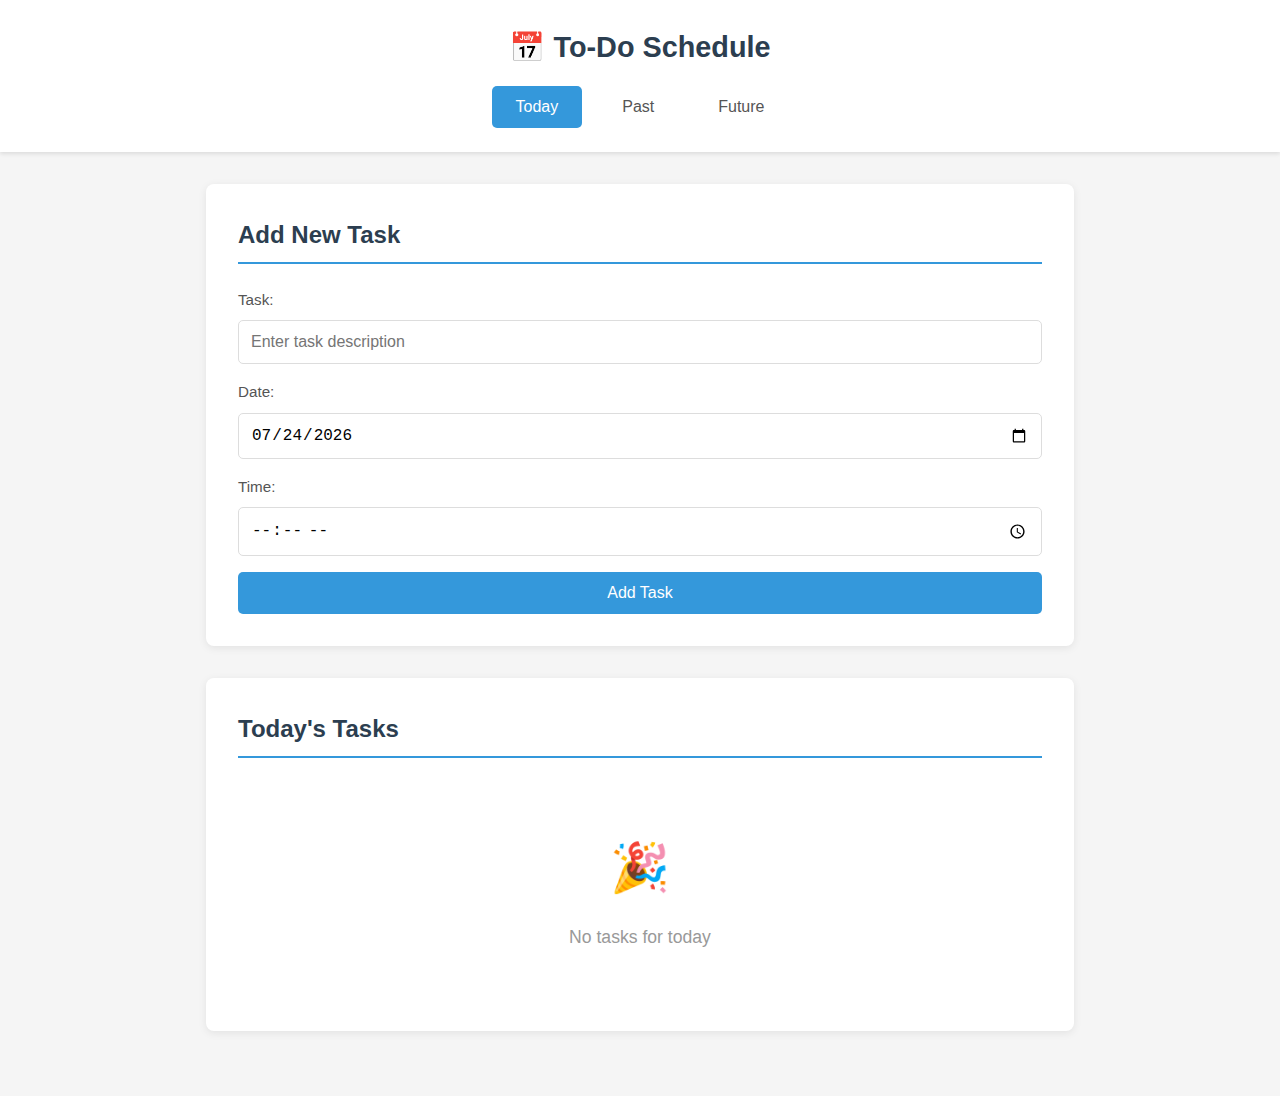
<file: index.html>
<!DOCTYPE html>
<html lang="en">
<head>
    <meta charset="UTF-8">
    <meta name="viewport" content="width=device-width, initial-scale=1.0">
    <title>To-Do Schedule - Today</title>
    <link rel="stylesheet" href="styles.css">
</head>
<body>
    <header>
        <h1>📅 To-Do Schedule</h1>
        <nav>
            <a href="index.html" class="active">Today</a>
            <a href="past.html">Past</a>
            <a href="future.html">Future</a>
        </nav>
    </header>

    <main>
        <section class="add-task-section">
            <h2>Add New Task</h2>
            <form id="taskForm">
                <div class="form-group">
                    <label for="taskInput">Task:</label>
                    <input type="text" id="taskInput" placeholder="Enter task description" required>
                </div>
                <div class="form-group">
                    <label for="dateInput">Date:</label>
                    <input type="date" id="dateInput" required>
                </div>
                <div class="form-group">
                    <label for="timeInput">Time:</label>
                    <input type="time" id="timeInput" required>
                </div>
                <button type="submit" class="btn-primary">Add Task</button>
            </form>
        </section>

        <section class="tasks-section">
            <h2>Today's Tasks</h2>
            <div id="tasksContainer">
                <!-- Tasks will be rendered here -->
            </div>
        </section>
    </main>

    <script src="app.js"></script>
    <script>
        // Set default date to today
        document.addEventListener('DOMContentLoaded', () => {
            const dateInput = document.getElementById('dateInput');
            dateInput.value = getToday();
            renderTodayTasks();
        });
    </script>
</body>
</html>
</file>
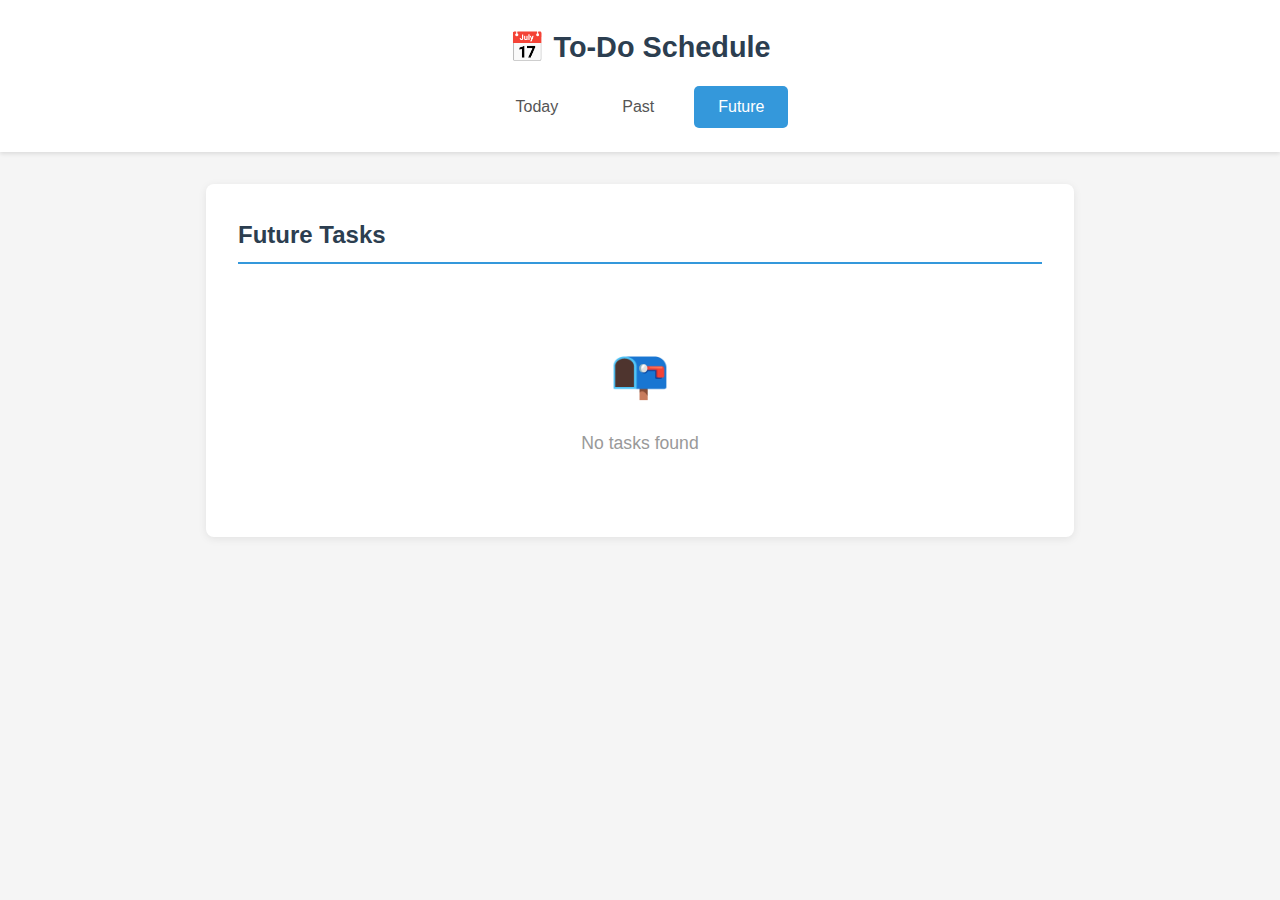
<file: future.html>
<!DOCTYPE html>
<html lang="en">
<head>
    <meta charset="UTF-8">
    <meta name="viewport" content="width=device-width, initial-scale=1.0">
    <title>To-Do Schedule - Future</title>
    <link rel="stylesheet" href="styles.css">
</head>
<body>
    <header>
        <h1>📅 To-Do Schedule</h1>
        <nav>
            <a href="index.html">Today</a>
            <a href="past.html">Past</a>
            <a href="future.html" class="active">Future</a>
        </nav>
    </header>

    <main>
        <section class="tasks-section">
            <h2>Future Tasks</h2>
            <div id="tasksContainer">
                <!-- Future tasks will be rendered here -->
            </div>
        </section>
    </main>

    <script src="app.js"></script>
    <script>
        document.addEventListener('DOMContentLoaded', () => {
            renderFutureTasks();
        });
    </script>
</body>
</html>
</file>
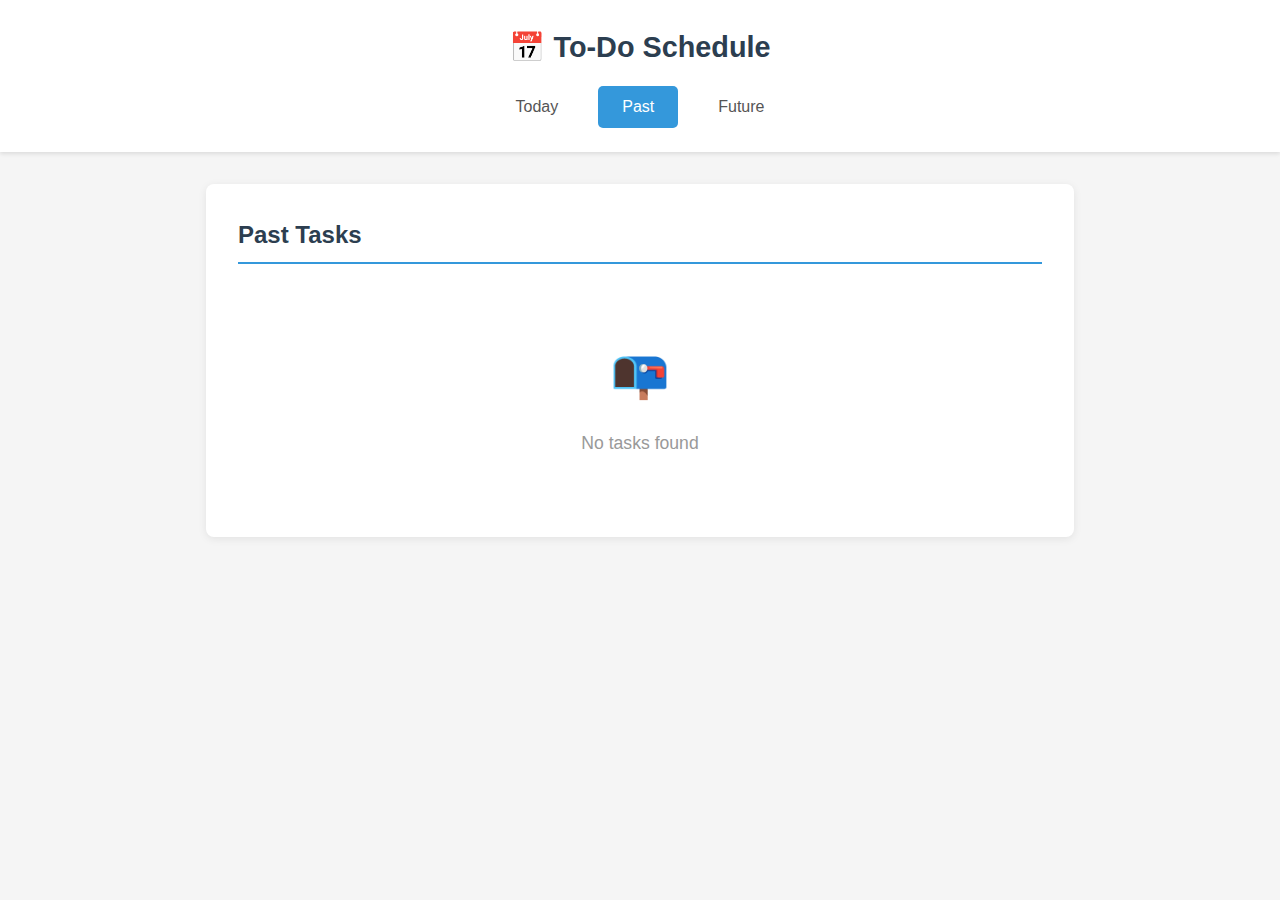
<file: past.html>
<!DOCTYPE html>
<html lang="en">
<head>
    <meta charset="UTF-8">
    <meta name="viewport" content="width=device-width, initial-scale=1.0">
    <title>To-Do Schedule - Past</title>
    <link rel="stylesheet" href="styles.css">
</head>
<body>
    <header>
        <h1>📅 To-Do Schedule</h1>
        <nav>
            <a href="index.html">Today</a>
            <a href="past.html" class="active">Past</a>
            <a href="future.html">Future</a>
        </nav>
    </header>

    <main>
        <section class="tasks-section">
            <h2>Past Tasks</h2>
            <div id="tasksContainer">
                <!-- Past tasks will be rendered here -->
            </div>
        </section>
    </main>

    <script src="app.js"></script>
    <script>
        document.addEventListener('DOMContentLoaded', () => {
            renderPastTasks();
        });
    </script>
</body>
</html>
</file>
<file: styles.css>
/* Reset and Base Styles */
* {
    margin: 0;
    padding: 0;
    box-sizing: border-box;
}

body {
    font-family: -apple-system, BlinkMacSystemFont, 'Segoe UI', Arial, Helvetica, sans-serif;
    background-color: #f5f5f5;
    color: #333;
    line-height: 1.6;
    min-height: 100vh;
}

/* Header Styles */
header {
    background-color: #fff;
    box-shadow: 0 2px 4px rgba(0, 0, 0, 0.1);
    padding: 1.5rem 2rem;
    margin-bottom: 2rem;
}

header h1 {
    font-size: 1.8rem;
    margin-bottom: 1rem;
    color: #2c3e50;
    text-align: center;
}

/* Navigation Styles */
nav {
    display: flex;
    justify-content: center;
    gap: 1rem;
    flex-wrap: wrap;
}

nav a {
    text-decoration: none;
    color: #555;
    padding: 0.5rem 1.5rem;
    border-radius: 5px;
    transition: all 0.3s ease;
    font-weight: 500;
}

nav a:hover {
    background-color: #f0f0f0;
    color: #2c3e50;
}

nav a.active {
    background-color: #3498db;
    color: #fff;
}

/* Main Content */
main {
    max-width: 900px;
    margin: 0 auto;
    padding: 0 1rem 2rem;
}

section {
    background-color: #fff;
    border-radius: 8px;
    padding: 2rem;
    margin-bottom: 2rem;
    box-shadow: 0 2px 8px rgba(0, 0, 0, 0.08);
}

section h2 {
    font-size: 1.5rem;
    margin-bottom: 1.5rem;
    color: #2c3e50;
    border-bottom: 2px solid #3498db;
    padding-bottom: 0.5rem;
}

/* Form Styles */
form {
    display: flex;
    flex-direction: column;
    gap: 1rem;
}

.form-group {
    display: flex;
    flex-direction: column;
    gap: 0.5rem;
}

.form-group label {
    font-weight: 500;
    color: #555;
    font-size: 0.95rem;
}

.form-group input {
    padding: 0.75rem;
    border: 1px solid #ddd;
    border-radius: 5px;
    font-size: 1rem;
    transition: border-color 0.3s ease;
}

.form-group input:focus {
    outline: none;
    border-color: #3498db;
    box-shadow: 0 0 0 3px rgba(52, 152, 219, 0.1);
}

/* Button Styles */
.btn-primary {
    background-color: #3498db;
    color: #fff;
    padding: 0.75rem 1.5rem;
    border: none;
    border-radius: 5px;
    font-size: 1rem;
    font-weight: 500;
    cursor: pointer;
    transition: background-color 0.3s ease;
}

.btn-primary:hover {
    background-color: #2980b9;
}

.btn-check,
.btn-delete {
    background: none;
    border: none;
    font-size: 1.2rem;
    cursor: pointer;
    padding: 0.25rem 0.5rem;
    transition: transform 0.2s ease;
}

.btn-check:hover,
.btn-delete:hover {
    transform: scale(1.2);
}

.btn-check {
    opacity: 0.5;
}

.btn-check.completed {
    opacity: 1;
}

/* Table Styles */
table {
    width: 100%;
    border-collapse: collapse;
    margin-top: 1rem;
}

table thead {
    background-color: #f8f9fa;
}

table th {
    padding: 1rem;
    text-align: left;
    font-weight: 600;
    color: #555;
    border-bottom: 2px solid #e9ecef;
}

table td {
    padding: 1rem;
    border-bottom: 1px solid #e9ecef;
}

table tbody tr:nth-child(even) {
    background-color: #f8f9fa;
}

table tbody tr:hover {
    background-color: #f0f0f0;
}

table tbody tr.completed td {
    opacity: 0.6;
}

table tbody tr.completed .task-text {
    text-decoration: line-through;
}

.task-time {
    font-weight: 600;
    color: #3498db;
    white-space: nowrap;
}

.task-text {
    color: #2c3e50;
}

.task-actions {
    display: flex;
    gap: 0.5rem;
    justify-content: flex-end;
}

/* Date Group Styles */
.date-group {
    margin-bottom: 2rem;
}

.date-group:last-child {
    margin-bottom: 0;
}

.date-header {
    font-size: 1.2rem;
    font-weight: 600;
    color: #2c3e50;
    margin-bottom: 1rem;
    padding: 0.5rem 0;
    border-bottom: 1px solid #ddd;
}

/* Empty State */
.empty-state {
    text-align: center;
    padding: 3rem 1rem;
    color: #999;
    font-size: 1.1rem;
}

.empty-state-icon {
    font-size: 3rem;
    margin-bottom: 1rem;
}

/* Responsive Design */
@media (max-width: 768px) {
    header {
        padding: 1rem;
    }

    header h1 {
        font-size: 1.5rem;
    }

    section {
        padding: 1.5rem;
    }

    section h2 {
        font-size: 1.3rem;
    }

    table {
        font-size: 0.9rem;
    }

    table th,
    table td {
        padding: 0.75rem 0.5rem;
    }

    .task-actions {
        flex-direction: column;
        gap: 0.25rem;
    }
}

@media (max-width: 480px) {
    nav {
        flex-direction: column;
        align-items: center;
    }

    nav a {
        width: 100%;
        text-align: center;
    }

    .form-group input {
        font-size: 16px; /* Prevents zoom on iOS */
    }

    table {
        display: block;
        overflow-x: auto;
        white-space: nowrap;
    }
}

/* Accessibility */
*:focus-visible {
    outline: 2px solid #3498db;
    outline-offset: 2px;
}

button:disabled {
    opacity: 0.5;
    cursor: not-allowed;
}
</file>
